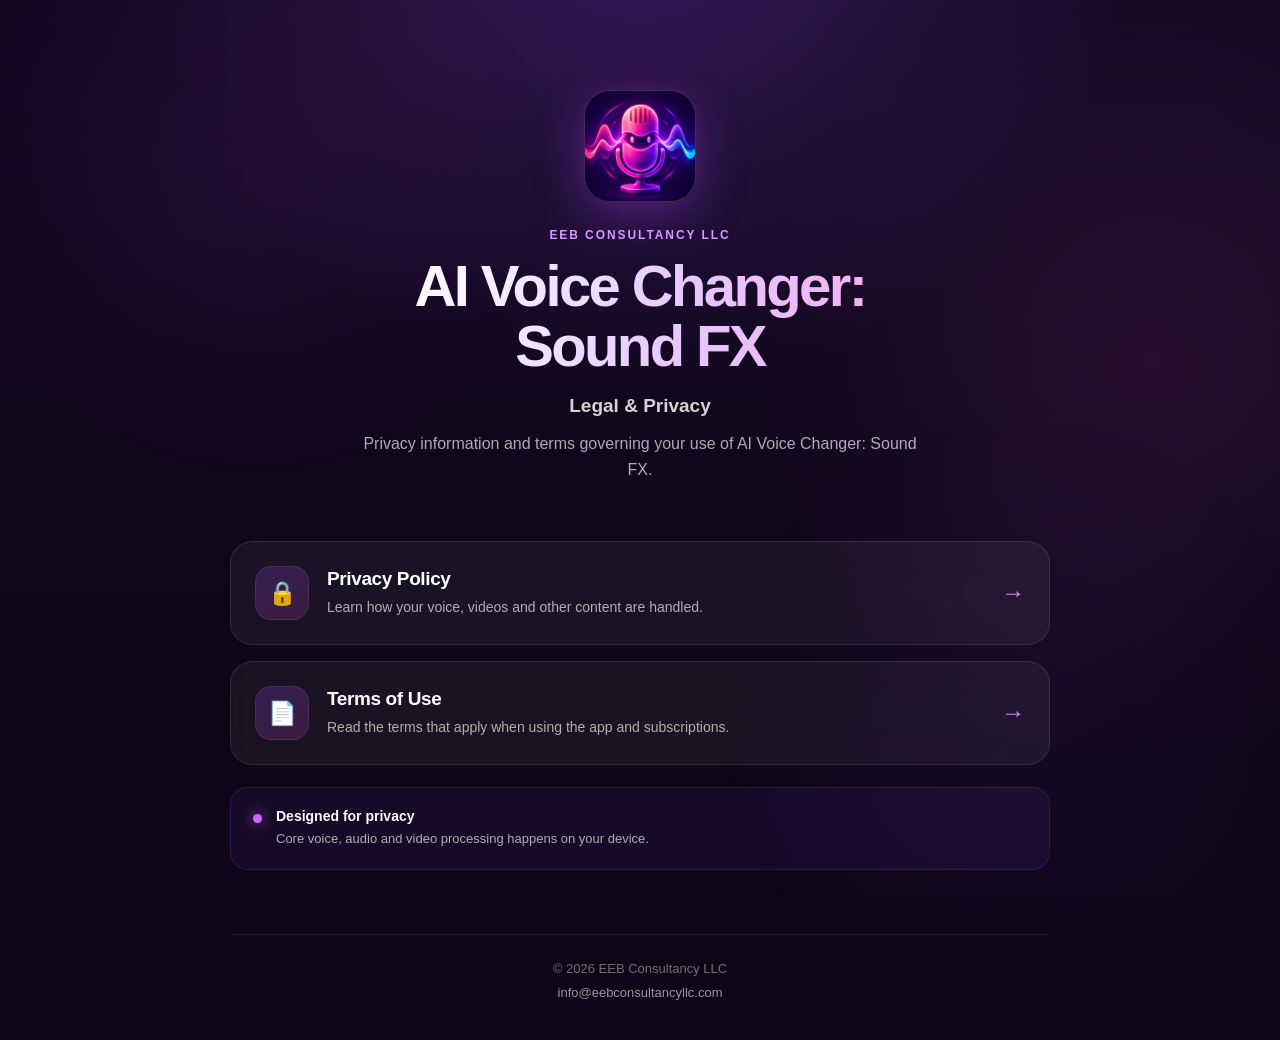
<file: index.html>
<!DOCTYPE html>
<html lang="en">
<head>
  <meta charset="UTF-8">
  <meta name="viewport" content="width=device-width, initial-scale=1.0">
  <title>AI Voice Changer: Sound FX — Legal</title>
  <meta name="description" content="Privacy Policy and Terms of Use for AI Voice Changer: Sound FX.">
  <link rel="stylesheet" href="styles.css">
</head>

<body>
  <main class="container">

    <section class="hero">
      <img
        src="app-icon.jpg"
        alt="AI Voice Changer: Sound FX App Icon"
        class="app-icon"
      >

      <p class="eyebrow">EEB CONSULTANCY LLC</p>

      <h1>
        AI Voice Changer:<br>
        Sound FX
      </h1>

      <p class="subtitle">Legal & Privacy</p>

      <p class="description">
        Privacy information and terms governing your use of
        AI Voice Changer: Sound FX.
      </p>
    </section>

    <section class="legal-grid">

      <a class="legal-card" href="privacy.html">
        <div class="card-icon">🔒</div>

        <div>
          <h2>Privacy Policy</h2>
          <p>Learn how your voice, videos and other content are handled.</p>
        </div>

        <span class="arrow">→</span>
      </a>

      <a class="legal-card" href="terms.html">
        <div class="card-icon">📄</div>

        <div>
          <h2>Terms of Use</h2>
          <p>Read the terms that apply when using the app and subscriptions.</p>
        </div>

        <span class="arrow">→</span>
      </a>

    </section>

    <section class="privacy-highlight">
      <span class="status-dot"></span>

      <div>
        <strong>Designed for privacy</strong>
        <p>Core voice, audio and video processing happens on your device.</p>
      </div>
    </section>

    <footer>
      <p>© 2026 EEB Consultancy LLC</p>

      <a href="mailto:info@eebconsultancyllc.com">
        info@eebconsultancyllc.com
      </a>
    </footer>

  </main>
</body>
</html>
</file>
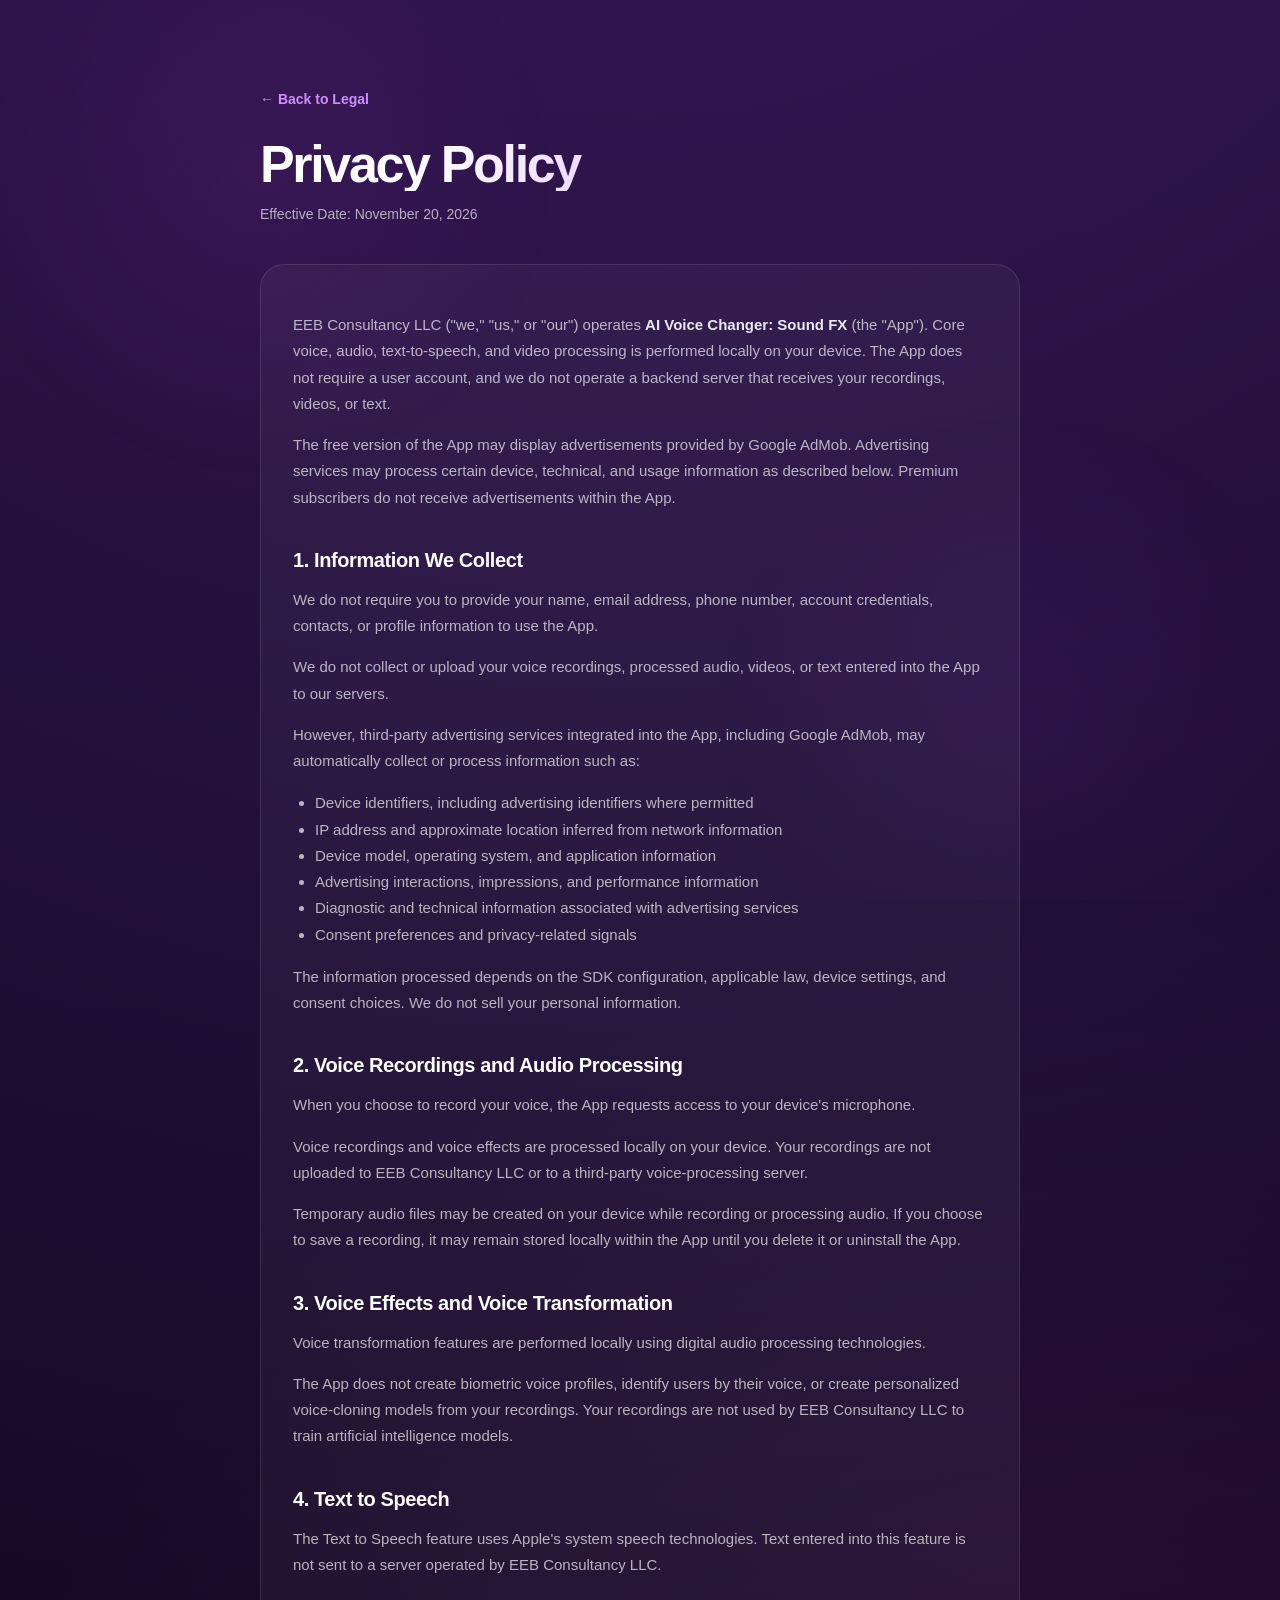
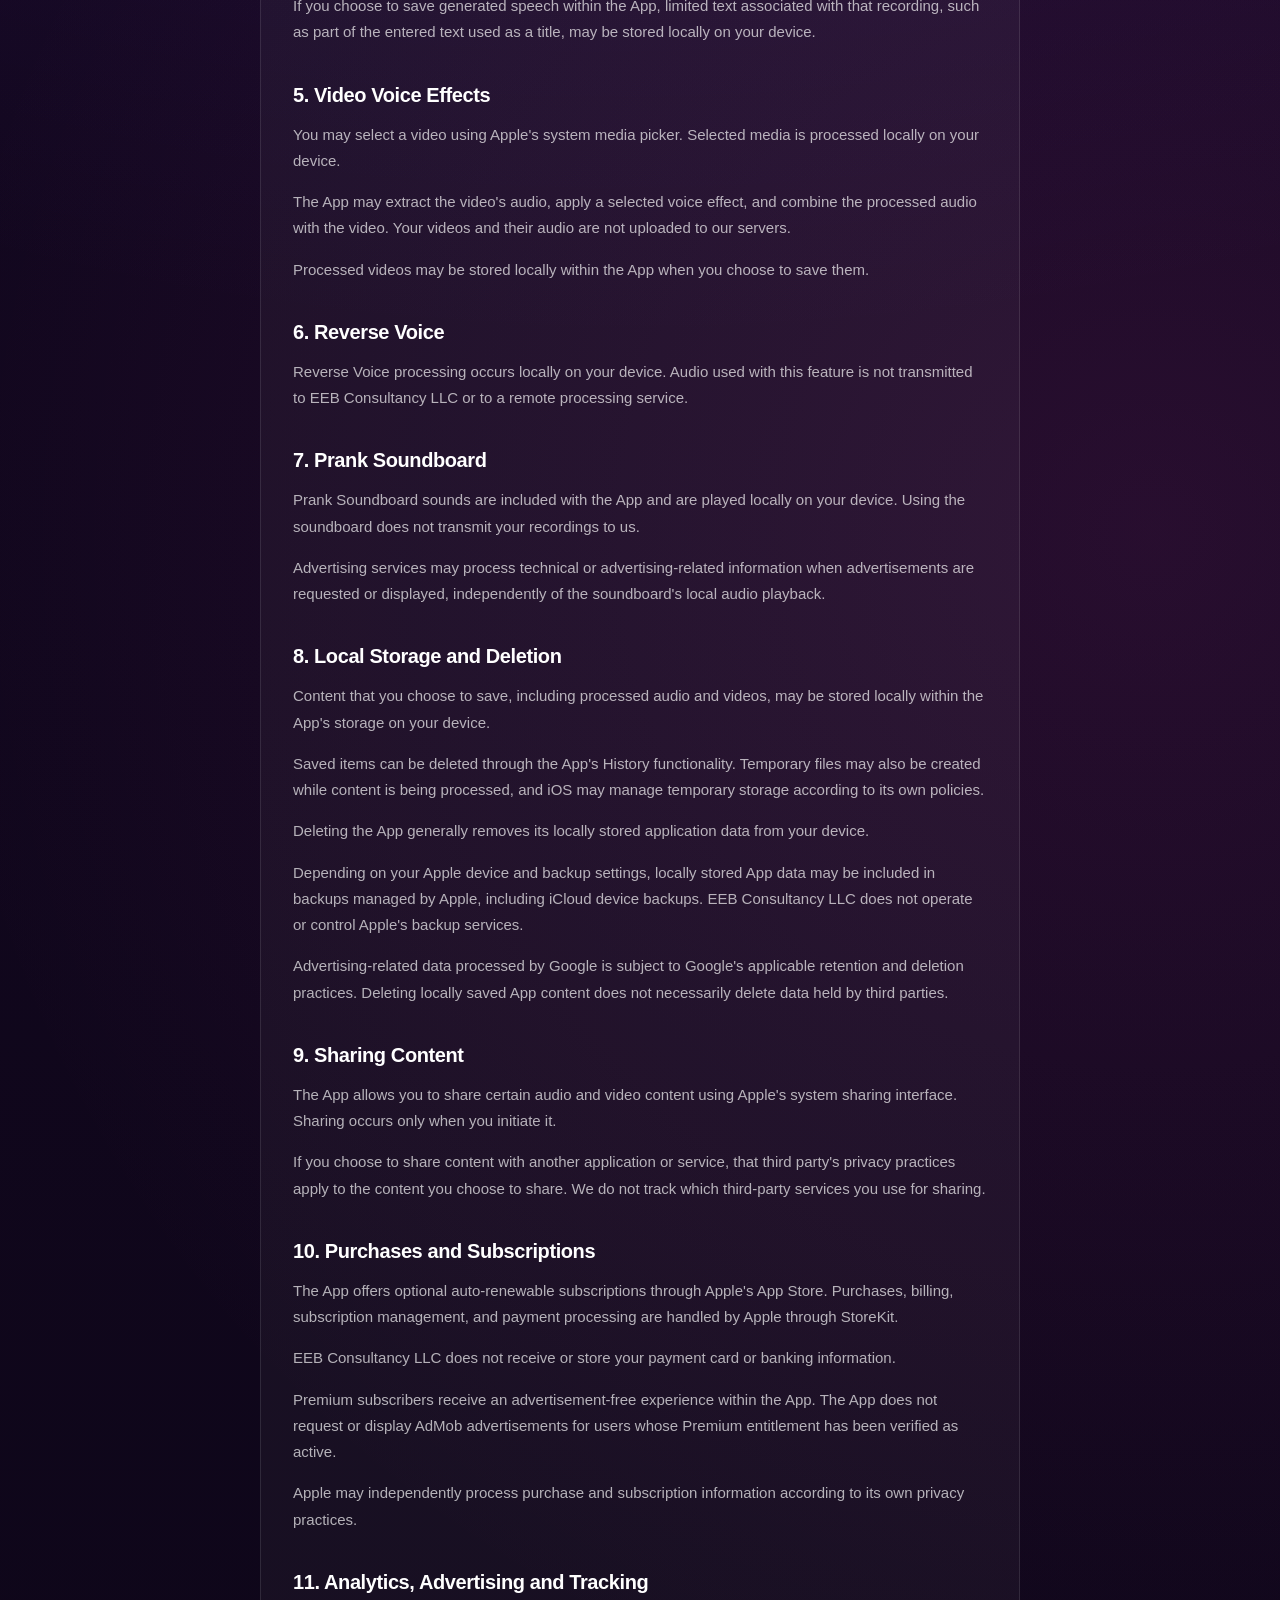
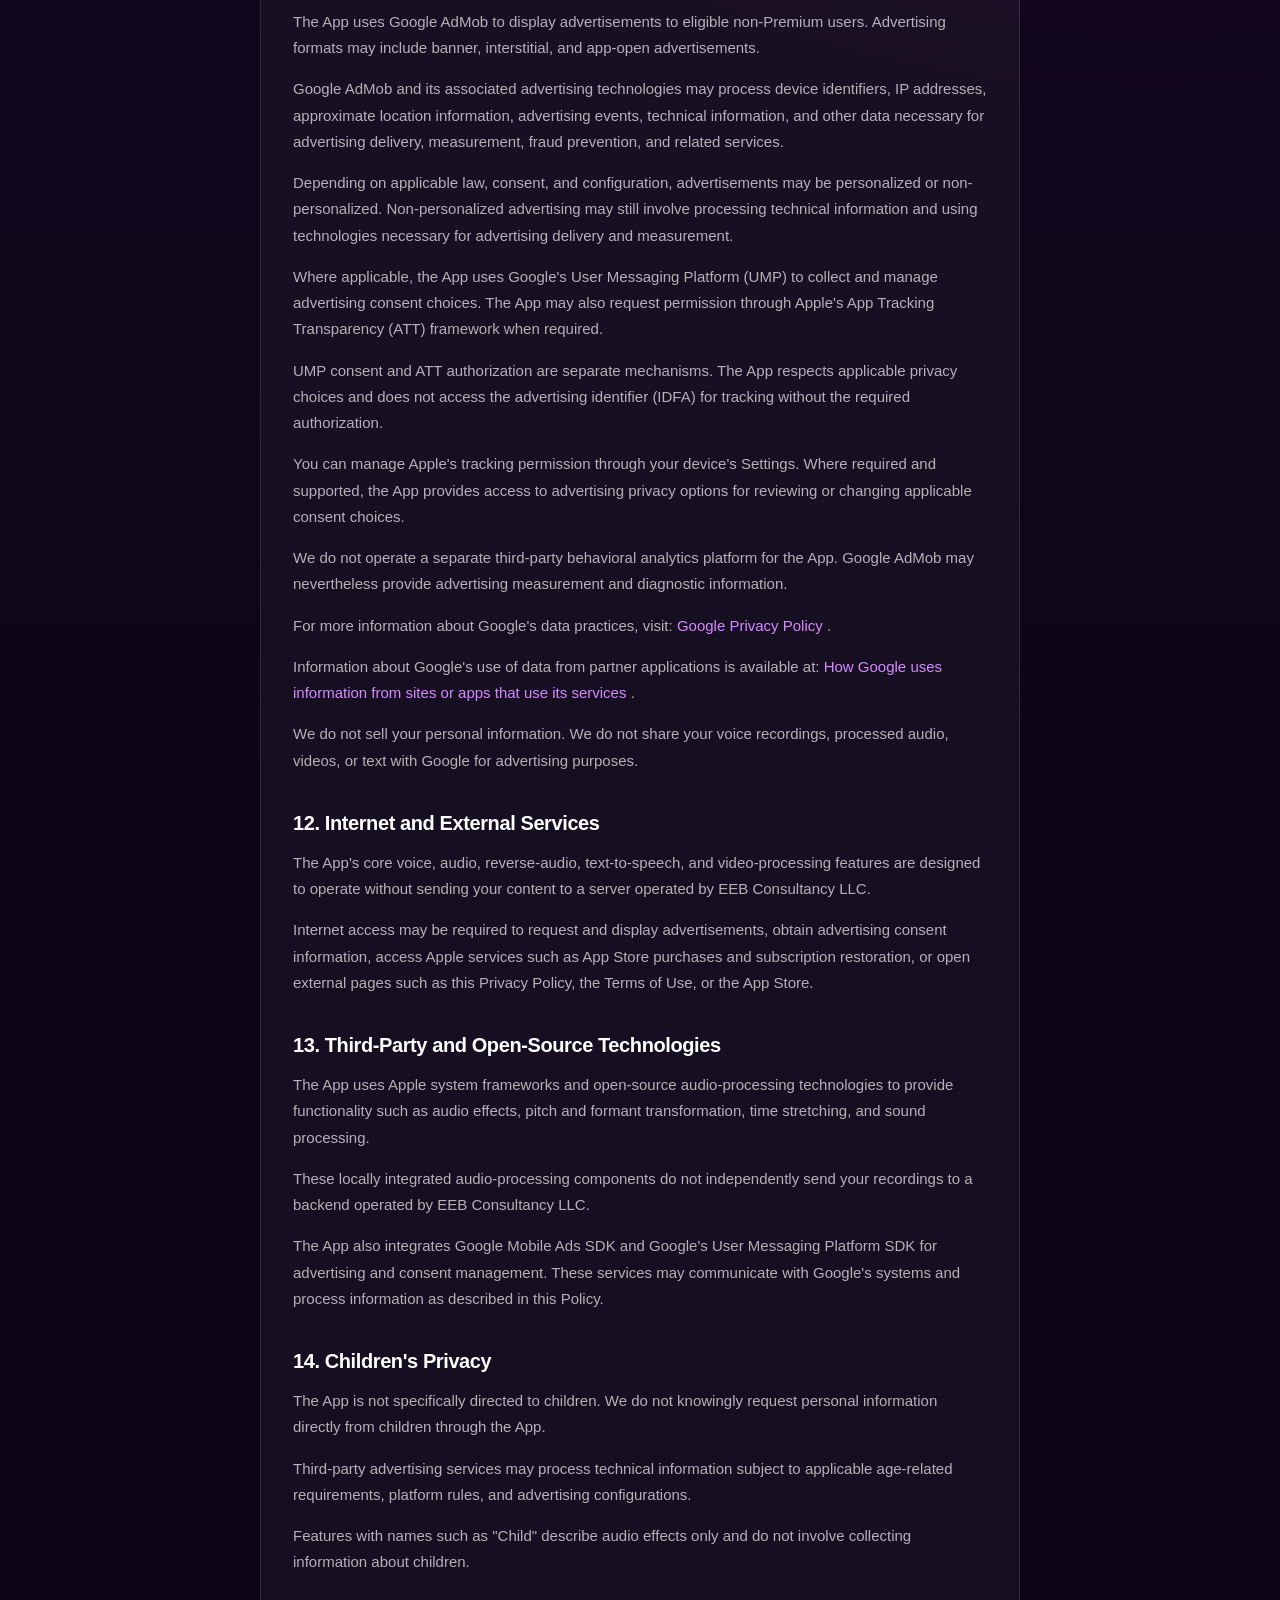
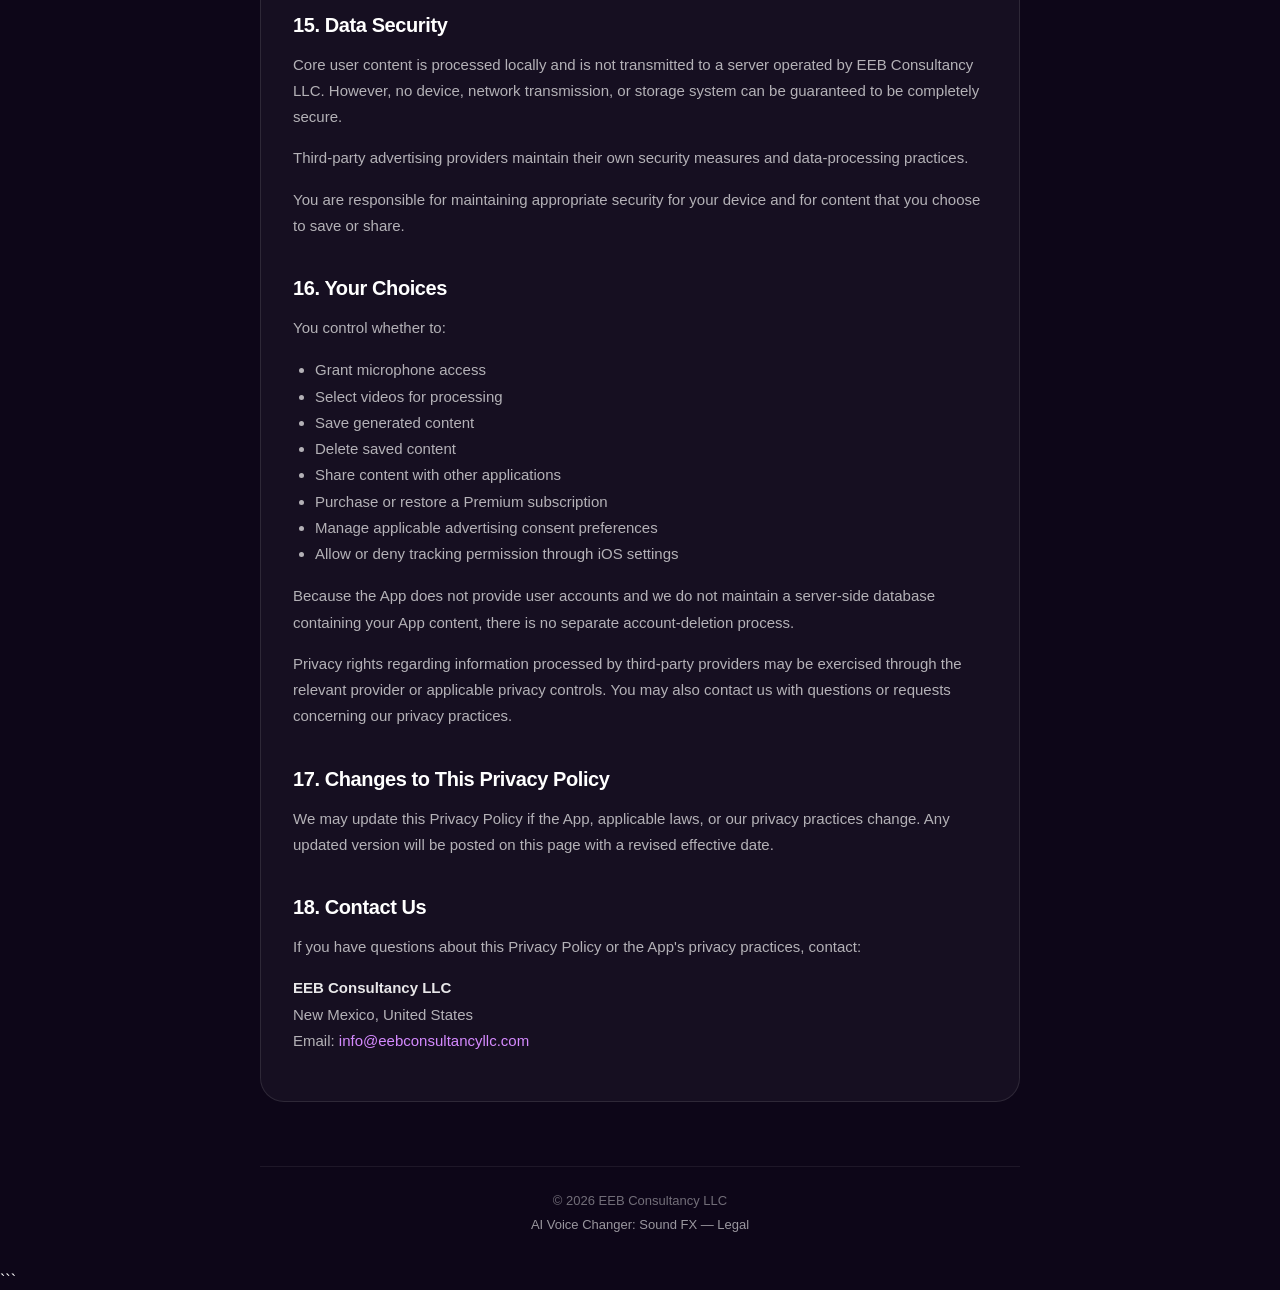
<file: privacy.html>
<!DOCTYPE html>
<html lang="en">
<head>
  <meta charset="UTF-8">
  <meta name="viewport" content="width=device-width, initial-scale=1.0">
  <title>Privacy Policy — AI Voice Changer: Sound FX</title>
  <meta name="description" content="Privacy Policy for AI Voice Changer: Sound FX by EEB Consultancy LLC.">
  <link rel="stylesheet" href="styles.css">
</head>

<body>
  <main class="container legal-page">

    <header class="legal-header">
      <a class="back-link" href="index.html">← Back to Legal</a>
      <h1>Privacy Policy</h1>
      <p class="updated">Effective Date: November 20, 2026</p>
    </header>

    <article class="legal-content">

      <p>
        EEB Consultancy LLC ("we," "us," or "our") operates
        <strong>AI Voice Changer: Sound FX</strong> (the "App").
        Core voice, audio, text-to-speech, and video processing is performed
        locally on your device. The App does not require a user account,
        and we do not operate a backend server that receives your recordings,
        videos, or text.
      </p>

      <p>
        The free version of the App may display advertisements provided by
        Google AdMob. Advertising services may process certain device,
        technical, and usage information as described below. Premium
        subscribers do not receive advertisements within the App.
      </p>

      <h2>1. Information We Collect</h2>

      <p>
        We do not require you to provide your name, email address, phone
        number, account credentials, contacts, or profile information
        to use the App.
      </p>

      <p>
        We do not collect or upload your voice recordings, processed audio,
        videos, or text entered into the App to our servers.
      </p>

      <p>
        However, third-party advertising services integrated into the App,
        including Google AdMob, may automatically collect or process
        information such as:
      </p>

      <ul>
        <li>Device identifiers, including advertising identifiers where permitted</li>
        <li>IP address and approximate location inferred from network information</li>
        <li>Device model, operating system, and application information</li>
        <li>Advertising interactions, impressions, and performance information</li>
        <li>Diagnostic and technical information associated with advertising services</li>
        <li>Consent preferences and privacy-related signals</li>
      </ul>

      <p>
        The information processed depends on the SDK configuration,
        applicable law, device settings, and consent choices.
        We do not sell your personal information.
      </p>

      <h2>2. Voice Recordings and Audio Processing</h2>

      <p>
        When you choose to record your voice, the App requests access to
        your device's microphone.
      </p>

      <p>
        Voice recordings and voice effects are processed locally on your
        device. Your recordings are not uploaded to EEB Consultancy LLC
        or to a third-party voice-processing server.
      </p>

      <p>
        Temporary audio files may be created on your device while recording
        or processing audio. If you choose to save a recording, it may remain
        stored locally within the App until you delete it or uninstall the App.
      </p>

      <h2>3. Voice Effects and Voice Transformation</h2>

      <p>
        Voice transformation features are performed locally using digital
        audio processing technologies.
      </p>

      <p>
        The App does not create biometric voice profiles, identify users by
        their voice, or create personalized voice-cloning models from your
        recordings. Your recordings are not used by EEB Consultancy LLC
        to train artificial intelligence models.
      </p>

      <h2>4. Text to Speech</h2>

      <p>
        The Text to Speech feature uses Apple's system speech technologies.
        Text entered into this feature is not sent to a server operated by
        EEB Consultancy LLC.
      </p>

      <p>
        If you choose to save generated speech within the App, limited text
        associated with that recording, such as part of the entered text used
        as a title, may be stored locally on your device.
      </p>

      <h2>5. Video Voice Effects</h2>

      <p>
        You may select a video using Apple's system media picker. Selected
        media is processed locally on your device.
      </p>

      <p>
        The App may extract the video's audio, apply a selected voice effect,
        and combine the processed audio with the video. Your videos and their
        audio are not uploaded to our servers.
      </p>

      <p>
        Processed videos may be stored locally within the App when you
        choose to save them.
      </p>

      <h2>6. Reverse Voice</h2>

      <p>
        Reverse Voice processing occurs locally on your device. Audio used
        with this feature is not transmitted to EEB Consultancy LLC or to
        a remote processing service.
      </p>

      <h2>7. Prank Soundboard</h2>

      <p>
        Prank Soundboard sounds are included with the App and are played
        locally on your device. Using the soundboard does not transmit
        your recordings to us.
      </p>

      <p>
        Advertising services may process technical or advertising-related
        information when advertisements are requested or displayed,
        independently of the soundboard's local audio playback.
      </p>

      <h2>8. Local Storage and Deletion</h2>

      <p>
        Content that you choose to save, including processed audio and
        videos, may be stored locally within the App's storage on your device.
      </p>

      <p>
        Saved items can be deleted through the App's History functionality.
        Temporary files may also be created while content is being processed,
        and iOS may manage temporary storage according to its own policies.
      </p>

      <p>
        Deleting the App generally removes its locally stored application
        data from your device.
      </p>

      <p>
        Depending on your Apple device and backup settings, locally stored
        App data may be included in backups managed by Apple, including
        iCloud device backups. EEB Consultancy LLC does not operate or
        control Apple's backup services.
      </p>

      <p>
        Advertising-related data processed by Google is subject to Google's
        applicable retention and deletion practices. Deleting locally saved
        App content does not necessarily delete data held by third parties.
      </p>

      <h2>9. Sharing Content</h2>

      <p>
        The App allows you to share certain audio and video content using
        Apple's system sharing interface. Sharing occurs only when you
        initiate it.
      </p>

      <p>
        If you choose to share content with another application or service,
        that third party's privacy practices apply to the content you choose
        to share. We do not track which third-party services you use for
        sharing.
      </p>

      <h2>10. Purchases and Subscriptions</h2>

      <p>
        The App offers optional auto-renewable subscriptions through Apple's
        App Store. Purchases, billing, subscription management, and payment
        processing are handled by Apple through StoreKit.
      </p>

      <p>
        EEB Consultancy LLC does not receive or store your payment card
        or banking information.
      </p>

      <p>
        Premium subscribers receive an advertisement-free experience within
        the App. The App does not request or display AdMob advertisements
        for users whose Premium entitlement has been verified as active.
      </p>

      <p>
        Apple may independently process purchase and subscription information
        according to its own privacy practices.
      </p>

      <h2>11. Analytics, Advertising and Tracking</h2>

      <p>
        The App uses Google AdMob to display advertisements to eligible
        non-Premium users. Advertising formats may include banner,
        interstitial, and app-open advertisements.
      </p>

      <p>
        Google AdMob and its associated advertising technologies may process
        device identifiers, IP addresses, approximate location information,
        advertising events, technical information, and other data necessary
        for advertising delivery, measurement, fraud prevention, and related
        services.
      </p>

      <p>
        Depending on applicable law, consent, and configuration,
        advertisements may be personalized or non-personalized.
        Non-personalized advertising may still involve processing technical
        information and using technologies necessary for advertising
        delivery and measurement.
      </p>

      <p>
        Where applicable, the App uses Google's User Messaging Platform
        (UMP) to collect and manage advertising consent choices.
        The App may also request permission through Apple's App Tracking
        Transparency (ATT) framework when required.
      </p>

      <p>
        UMP consent and ATT authorization are separate mechanisms.
        The App respects applicable privacy choices and does not access
        the advertising identifier (IDFA) for tracking without the
        required authorization.
      </p>

      <p>
        You can manage Apple's tracking permission through your device's
        Settings. Where required and supported, the App provides access
        to advertising privacy options for reviewing or changing
        applicable consent choices.
      </p>

      <p>
        We do not operate a separate third-party behavioral analytics
        platform for the App. Google AdMob may nevertheless provide
        advertising measurement and diagnostic information.
      </p>

      <p>
        For more information about Google's data practices, visit:
        <a href="https://policies.google.com/privacy"
           target="_blank" rel="noopener noreferrer">
          Google Privacy Policy
        </a>.
      </p>

      <p>
        Information about Google's use of data from partner applications
        is available at:
        <a href="https://policies.google.com/technologies/partner-sites"
           target="_blank" rel="noopener noreferrer">
          How Google uses information from sites or apps that use its services
        </a>.
      </p>

      <p>
        We do not sell your personal information. We do not share your
        voice recordings, processed audio, videos, or text with Google
        for advertising purposes.
      </p>

      <h2>12. Internet and External Services</h2>

      <p>
        The App's core voice, audio, reverse-audio, text-to-speech, and
        video-processing features are designed to operate without sending
        your content to a server operated by EEB Consultancy LLC.
      </p>

      <p>
        Internet access may be required to request and display advertisements,
        obtain advertising consent information, access Apple services such
        as App Store purchases and subscription restoration, or open
        external pages such as this Privacy Policy, the Terms of Use,
        or the App Store.
      </p>

      <h2>13. Third-Party and Open-Source Technologies</h2>

      <p>
        The App uses Apple system frameworks and open-source audio-processing
        technologies to provide functionality such as audio effects,
        pitch and formant transformation, time stretching, and sound
        processing.
      </p>

      <p>
        These locally integrated audio-processing components do not
        independently send your recordings to a backend operated by
        EEB Consultancy LLC.
      </p>

      <p>
        The App also integrates Google Mobile Ads SDK and Google's
        User Messaging Platform SDK for advertising and consent
        management. These services may communicate with Google's
        systems and process information as described in this Policy.
      </p>

      <h2>14. Children's Privacy</h2>

      <p>
        The App is not specifically directed to children.
        We do not knowingly request personal information directly
        from children through the App.
      </p>

      <p>
        Third-party advertising services may process technical information
        subject to applicable age-related requirements, platform rules,
        and advertising configurations.
      </p>

      <p>
        Features with names such as "Child" describe audio effects only
        and do not involve collecting information about children.
      </p>

      <h2>15. Data Security</h2>

      <p>
        Core user content is processed locally and is not transmitted to
        a server operated by EEB Consultancy LLC. However, no device,
        network transmission, or storage system can be guaranteed
        to be completely secure.
      </p>

      <p>
        Third-party advertising providers maintain their own security
        measures and data-processing practices.
      </p>

      <p>
        You are responsible for maintaining appropriate security for your
        device and for content that you choose to save or share.
      </p>

      <h2>16. Your Choices</h2>

      <p>You control whether to:</p>

      <ul>
        <li>Grant microphone access</li>
        <li>Select videos for processing</li>
        <li>Save generated content</li>
        <li>Delete saved content</li>
        <li>Share content with other applications</li>
        <li>Purchase or restore a Premium subscription</li>
        <li>Manage applicable advertising consent preferences</li>
        <li>Allow or deny tracking permission through iOS settings</li>
      </ul>

      <p>
        Because the App does not provide user accounts and we do not maintain
        a server-side database containing your App content, there is no
        separate account-deletion process.
      </p>

      <p>
        Privacy rights regarding information processed by third-party
        providers may be exercised through the relevant provider or
        applicable privacy controls. You may also contact us with
        questions or requests concerning our privacy practices.
      </p>

      <h2>17. Changes to This Privacy Policy</h2>

      <p>
        We may update this Privacy Policy if the App, applicable laws,
        or our privacy practices change. Any updated version will be
        posted on this page with a revised effective date.
      </p>

      <h2>18. Contact Us</h2>

      <p>
        If you have questions about this Privacy Policy or the App's
        privacy practices, contact:
      </p>

      <p>
        <strong>EEB Consultancy LLC</strong><br>
        New Mexico, United States<br>
        Email:
        <a href="mailto:info@eebconsultancyllc.com">
          info@eebconsultancyllc.com
        </a>
      </p>

    </article>

    <footer>
      <p>© 2026 EEB Consultancy LLC</p>
      <a href="index.html">AI Voice Changer: Sound FX — Legal</a>
    </footer>

  </main>
</body>
</html>
```
</file>
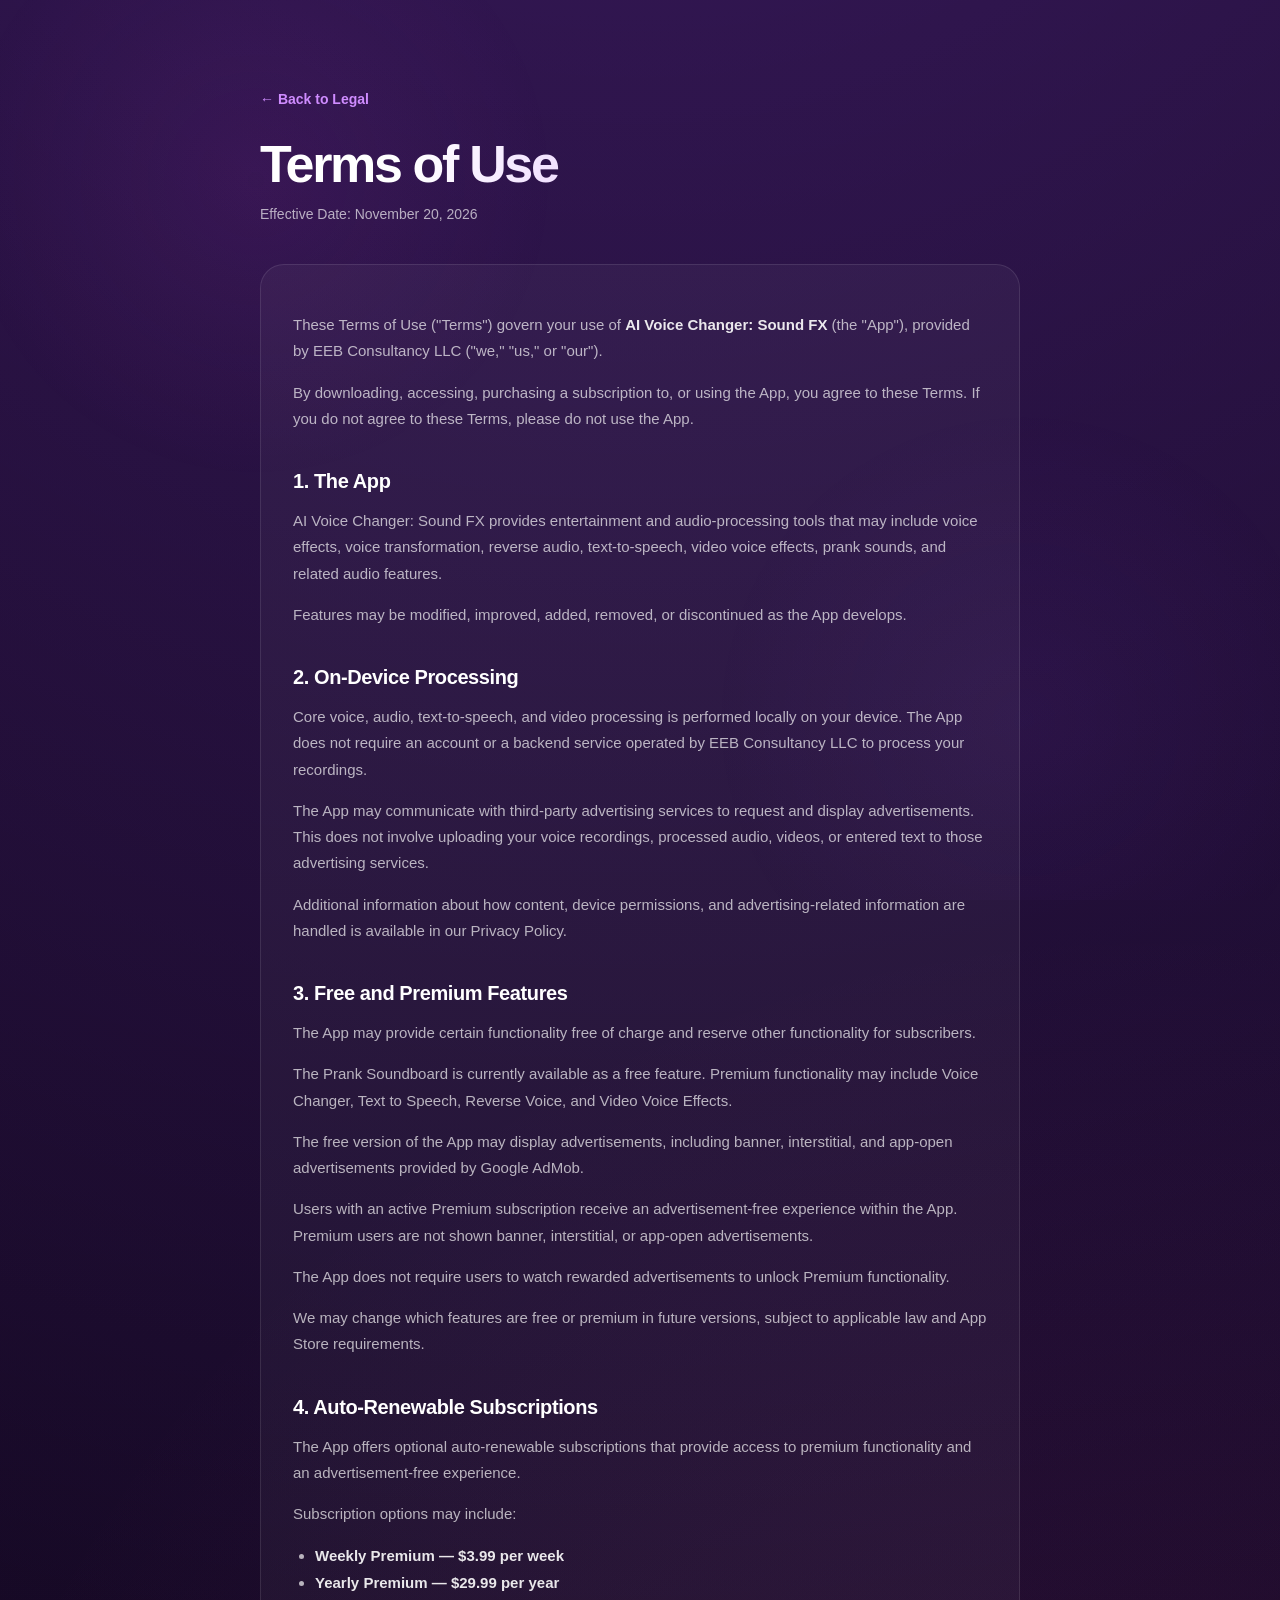
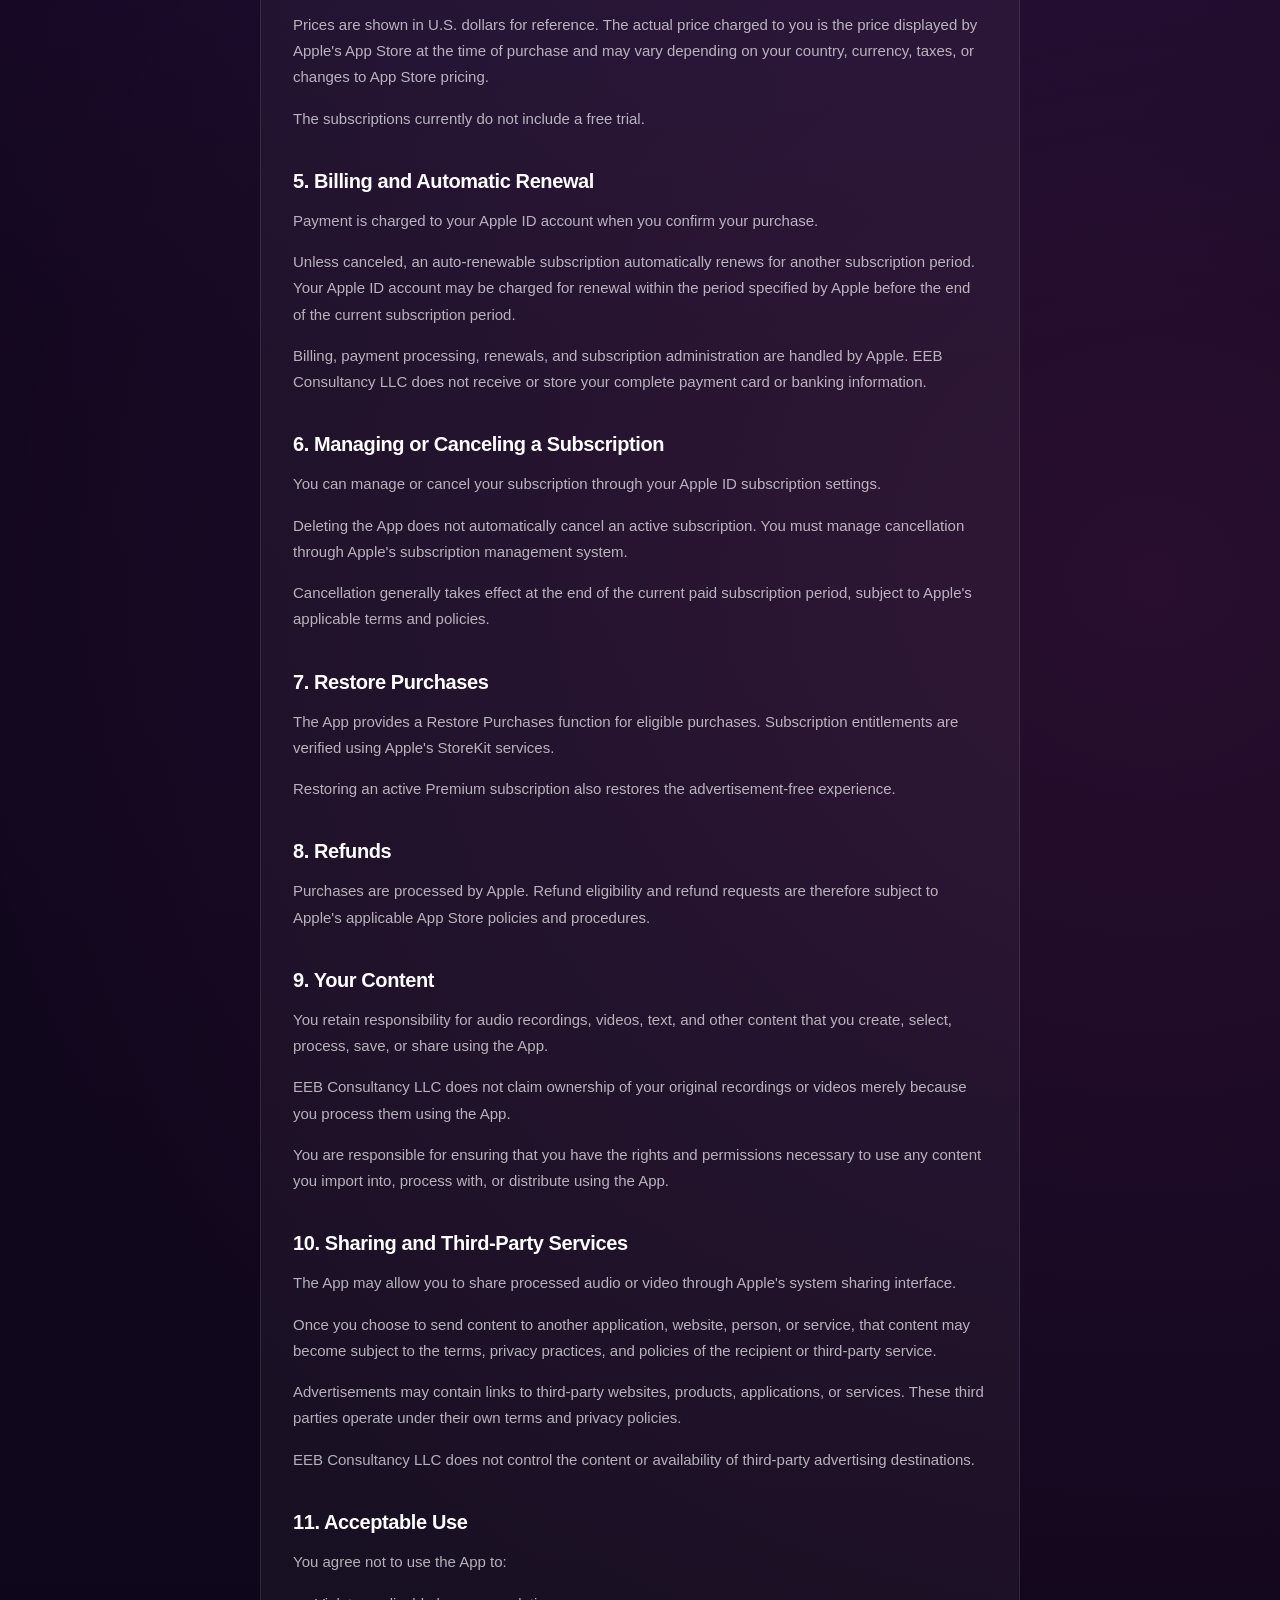
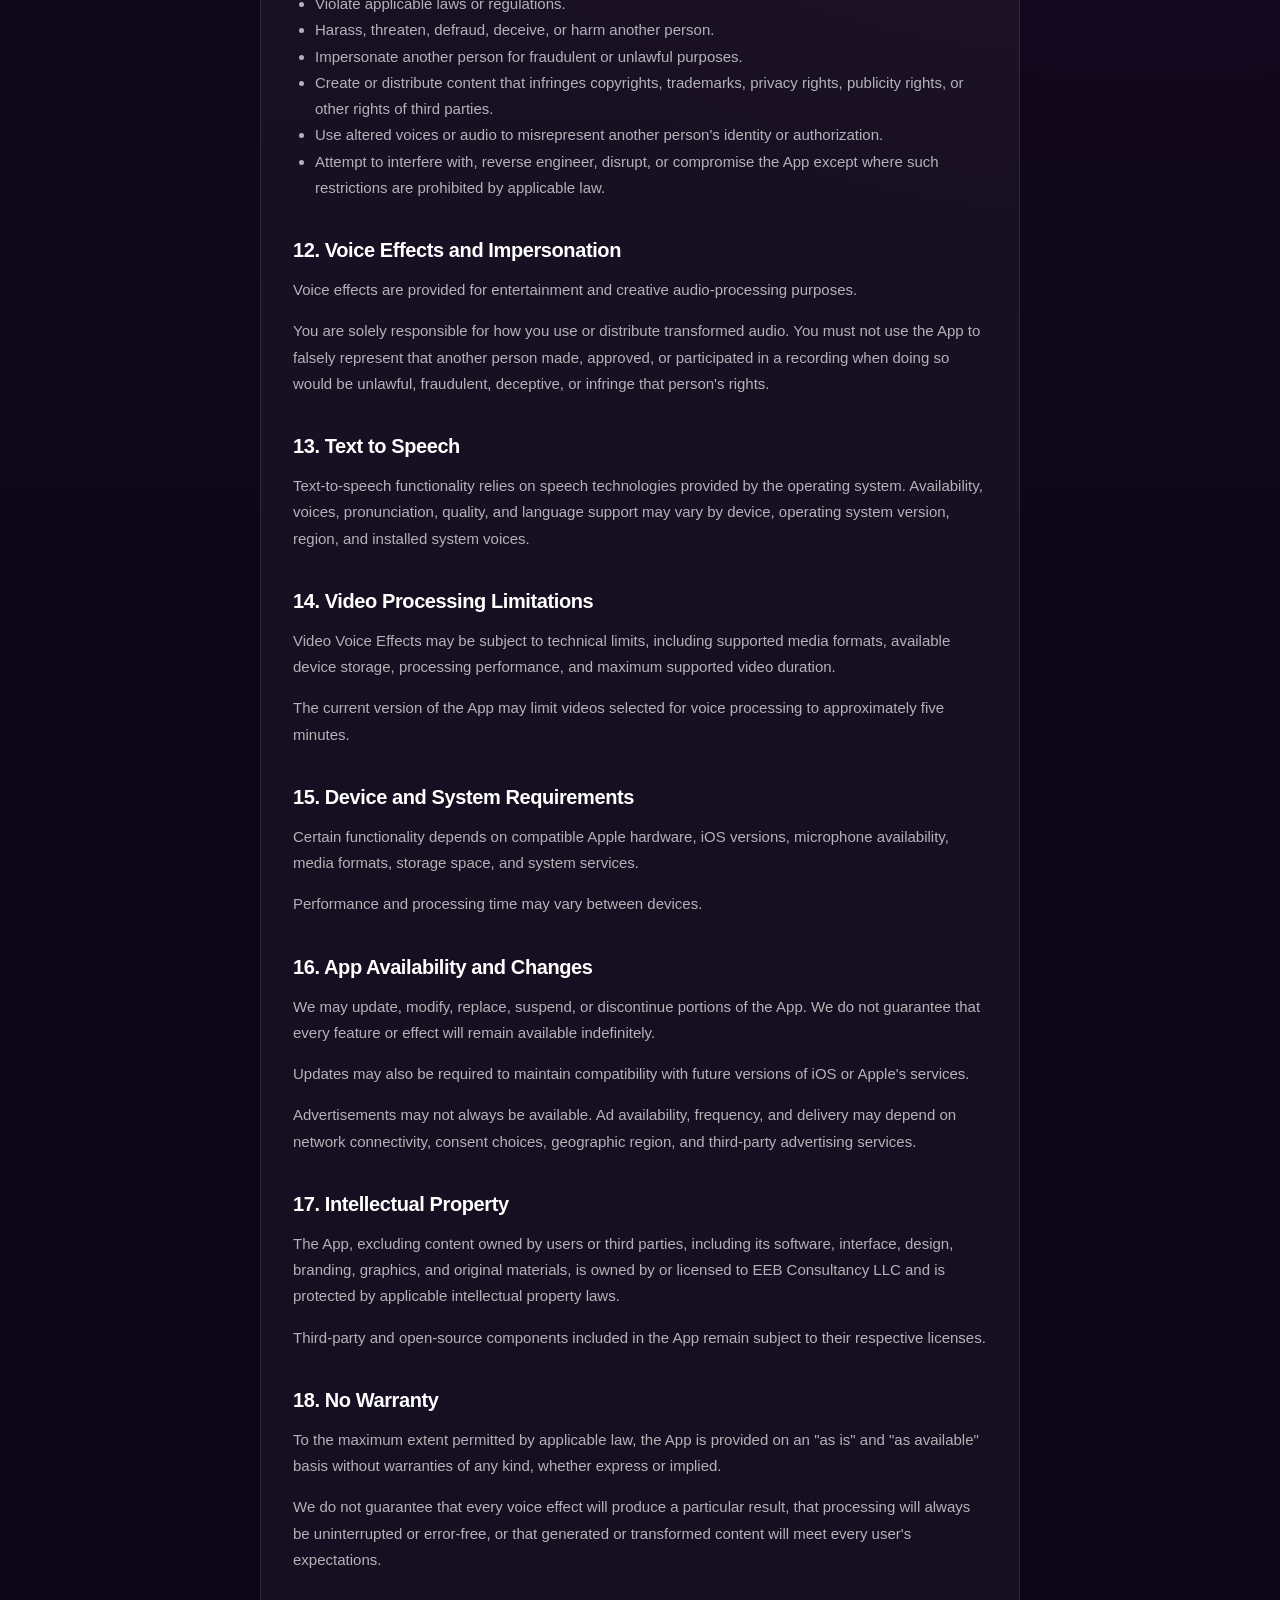
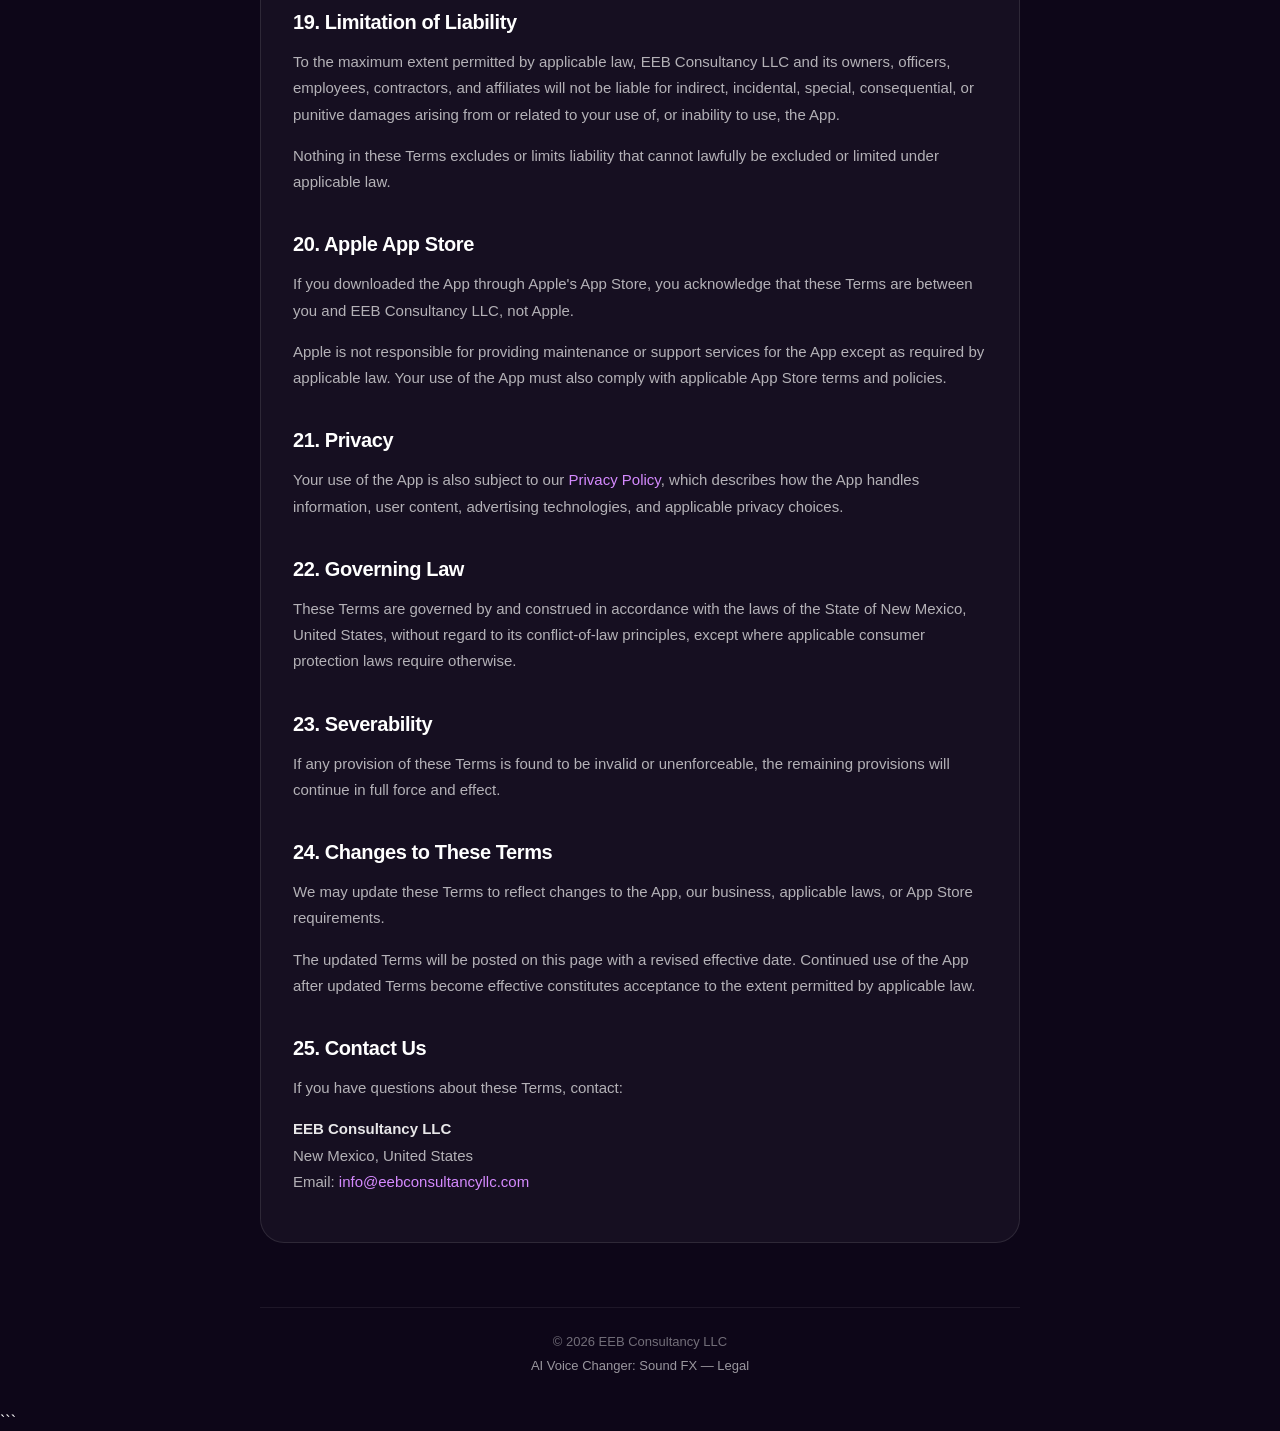
<file: terms.html>
<!DOCTYPE html>
<html lang="en">
<head>
  <meta charset="UTF-8">
  <meta name="viewport" content="width=device-width, initial-scale=1.0">
  <title>Terms of Use — AI Voice Changer: Sound FX</title>
  <meta name="description" content="Terms of Use for AI Voice Changer: Sound FX by EEB Consultancy LLC.">
  <link rel="stylesheet" href="styles.css">
</head>

<body>
  <main class="container legal-page">

    <header class="legal-header">
      <a class="back-link" href="index.html">← Back to Legal</a>
      <h1>Terms of Use</h1>
      <p class="updated">Effective Date: November 20, 2026</p>
    </header>

    <article class="legal-content">

      <p>
        These Terms of Use ("Terms") govern your use of
        <strong>AI Voice Changer: Sound FX</strong> (the "App"), provided by
        EEB Consultancy LLC ("we," "us," or "our").
      </p>

      <p>
        By downloading, accessing, purchasing a subscription to, or using the
        App, you agree to these Terms. If you do not agree to these Terms,
        please do not use the App.
      </p>

      <h2>1. The App</h2>

      <p>
        AI Voice Changer: Sound FX provides entertainment and audio-processing
        tools that may include voice effects, voice transformation, reverse
        audio, text-to-speech, video voice effects, prank sounds, and related
        audio features.
      </p>

      <p>
        Features may be modified, improved, added, removed, or discontinued
        as the App develops.
      </p>

      <h2>2. On-Device Processing</h2>

      <p>
        Core voice, audio, text-to-speech, and video processing is performed
        locally on your device. The App does not require an account or a
        backend service operated by EEB Consultancy LLC to process your
        recordings.
      </p>

      <p>
        The App may communicate with third-party advertising services to
        request and display advertisements. This does not involve uploading
        your voice recordings, processed audio, videos, or entered text
        to those advertising services.
      </p>

      <p>
        Additional information about how content, device permissions,
        and advertising-related information are handled is available
        in our Privacy Policy.
      </p>

      <h2>3. Free and Premium Features</h2>

      <p>
        The App may provide certain functionality free of charge and reserve
        other functionality for subscribers.
      </p>

      <p>
        The Prank Soundboard is currently available as a free feature.
        Premium functionality may include Voice Changer, Text to Speech,
        Reverse Voice, and Video Voice Effects.
      </p>

      <p>
        The free version of the App may display advertisements, including
        banner, interstitial, and app-open advertisements provided by
        Google AdMob.
      </p>

      <p>
        Users with an active Premium subscription receive an advertisement-free
        experience within the App. Premium users are not shown banner,
        interstitial, or app-open advertisements.
      </p>

      <p>
        The App does not require users to watch rewarded advertisements
        to unlock Premium functionality.
      </p>

      <p>
        We may change which features are free or premium in future versions,
        subject to applicable law and App Store requirements.
      </p>

      <h2>4. Auto-Renewable Subscriptions</h2>

      <p>
        The App offers optional auto-renewable subscriptions that provide
        access to premium functionality and an advertisement-free experience.
      </p>

      <p>Subscription options may include:</p>

      <ul>
        <li><strong>Weekly Premium — $3.99 per week</strong></li>
        <li><strong>Yearly Premium — $29.99 per year</strong></li>
      </ul>

      <p>
        Prices are shown in U.S. dollars for reference. The actual price
        charged to you is the price displayed by Apple's App Store at the time
        of purchase and may vary depending on your country, currency, taxes,
        or changes to App Store pricing.
      </p>

      <p>
        The subscriptions currently do not include a free trial.
      </p>

      <h2>5. Billing and Automatic Renewal</h2>

      <p>
        Payment is charged to your Apple ID account when you confirm your
        purchase.
      </p>

      <p>
        Unless canceled, an auto-renewable subscription automatically renews
        for another subscription period. Your Apple ID account may be charged
        for renewal within the period specified by Apple before the end of the
        current subscription period.
      </p>

      <p>
        Billing, payment processing, renewals, and subscription administration
        are handled by Apple. EEB Consultancy LLC does not receive or store
        your complete payment card or banking information.
      </p>

      <h2>6. Managing or Canceling a Subscription</h2>

      <p>
        You can manage or cancel your subscription through your Apple ID
        subscription settings.
      </p>

      <p>
        Deleting the App does not automatically cancel an active subscription.
        You must manage cancellation through Apple's subscription management
        system.
      </p>

      <p>
        Cancellation generally takes effect at the end of the current paid
        subscription period, subject to Apple's applicable terms and policies.
      </p>

      <h2>7. Restore Purchases</h2>

      <p>
        The App provides a Restore Purchases function for eligible purchases.
        Subscription entitlements are verified using Apple's StoreKit
        services.
      </p>

      <p>
        Restoring an active Premium subscription also restores the
        advertisement-free experience.
      </p>

      <h2>8. Refunds</h2>

      <p>
        Purchases are processed by Apple. Refund eligibility and refund
        requests are therefore subject to Apple's applicable App Store
        policies and procedures.
      </p>

      <h2>9. Your Content</h2>

      <p>
        You retain responsibility for audio recordings, videos, text, and
        other content that you create, select, process, save, or share using
        the App.
      </p>

      <p>
        EEB Consultancy LLC does not claim ownership of your original
        recordings or videos merely because you process them using the App.
      </p>

      <p>
        You are responsible for ensuring that you have the rights and
        permissions necessary to use any content you import into, process
        with, or distribute using the App.
      </p>

      <h2>10. Sharing and Third-Party Services</h2>

      <p>
        The App may allow you to share processed audio or video through
        Apple's system sharing interface.
      </p>

      <p>
        Once you choose to send content to another application, website,
        person, or service, that content may become subject to the terms,
        privacy practices, and policies of the recipient or third-party
        service.
      </p>

      <p>
        Advertisements may contain links to third-party websites, products,
        applications, or services. These third parties operate under their
        own terms and privacy policies.
      </p>

      <p>
        EEB Consultancy LLC does not control the content or availability
        of third-party advertising destinations.
      </p>

      <h2>11. Acceptable Use</h2>

      <p>You agree not to use the App to:</p>

      <ul>
        <li>Violate applicable laws or regulations.</li>
        <li>Harass, threaten, defraud, deceive, or harm another person.</li>
        <li>Impersonate another person for fraudulent or unlawful purposes.</li>
        <li>Create or distribute content that infringes copyrights, trademarks, privacy rights, publicity rights, or other rights of third parties.</li>
        <li>Use altered voices or audio to misrepresent another person's identity or authorization.</li>
        <li>Attempt to interfere with, reverse engineer, disrupt, or compromise the App except where such restrictions are prohibited by applicable law.</li>
      </ul>

      <h2>12. Voice Effects and Impersonation</h2>

      <p>
        Voice effects are provided for entertainment and creative
        audio-processing purposes.
      </p>

      <p>
        You are solely responsible for how you use or distribute transformed
        audio. You must not use the App to falsely represent that another
        person made, approved, or participated in a recording when doing so
        would be unlawful, fraudulent, deceptive, or infringe that person's
        rights.
      </p>

      <h2>13. Text to Speech</h2>

      <p>
        Text-to-speech functionality relies on speech technologies provided
        by the operating system. Availability, voices, pronunciation, quality,
        and language support may vary by device, operating system version,
        region, and installed system voices.
      </p>

      <h2>14. Video Processing Limitations</h2>

      <p>
        Video Voice Effects may be subject to technical limits, including
        supported media formats, available device storage, processing
        performance, and maximum supported video duration.
      </p>

      <p>
        The current version of the App may limit videos selected for voice
        processing to approximately five minutes.
      </p>

      <h2>15. Device and System Requirements</h2>

      <p>
        Certain functionality depends on compatible Apple hardware, iOS
        versions, microphone availability, media formats, storage space, and
        system services.
      </p>

      <p>
        Performance and processing time may vary between devices.
      </p>

      <h2>16. App Availability and Changes</h2>

      <p>
        We may update, modify, replace, suspend, or discontinue portions of
        the App. We do not guarantee that every feature or effect will remain
        available indefinitely.
      </p>

      <p>
        Updates may also be required to maintain compatibility with future
        versions of iOS or Apple's services.
      </p>

      <p>
        Advertisements may not always be available. Ad availability,
        frequency, and delivery may depend on network connectivity,
        consent choices, geographic region, and third-party advertising
        services.
      </p>

      <h2>17. Intellectual Property</h2>

      <p>
        The App, excluding content owned by users or third parties, including
        its software, interface, design, branding, graphics, and original
        materials, is owned by or licensed to EEB Consultancy LLC and is
        protected by applicable intellectual property laws.
      </p>

      <p>
        Third-party and open-source components included in the App remain
        subject to their respective licenses.
      </p>

      <h2>18. No Warranty</h2>

      <p>
        To the maximum extent permitted by applicable law, the App is provided
        on an "as is" and "as available" basis without warranties of any kind,
        whether express or implied.
      </p>

      <p>
        We do not guarantee that every voice effect will produce a particular
        result, that processing will always be uninterrupted or error-free, or
        that generated or transformed content will meet every user's
        expectations.
      </p>

      <h2>19. Limitation of Liability</h2>

      <p>
        To the maximum extent permitted by applicable law, EEB Consultancy LLC
        and its owners, officers, employees, contractors, and affiliates will
        not be liable for indirect, incidental, special, consequential, or
        punitive damages arising from or related to your use of, or inability
        to use, the App.
      </p>

      <p>
        Nothing in these Terms excludes or limits liability that cannot
        lawfully be excluded or limited under applicable law.
      </p>

      <h2>20. Apple App Store</h2>

      <p>
        If you downloaded the App through Apple's App Store, you acknowledge
        that these Terms are between you and EEB Consultancy LLC, not Apple.
      </p>

      <p>
        Apple is not responsible for providing maintenance or support services
        for the App except as required by applicable law. Your use of the App
        must also comply with applicable App Store terms and policies.
      </p>

      <h2>21. Privacy</h2>

      <p>
        Your use of the App is also subject to our
        <a href="privacy.html">Privacy Policy</a>, which describes how the App
        handles information, user content, advertising technologies,
        and applicable privacy choices.
      </p>

      <h2>22. Governing Law</h2>

      <p>
        These Terms are governed by and construed in accordance with the laws
        of the State of New Mexico, United States, without regard to its
        conflict-of-law principles, except where applicable consumer
        protection laws require otherwise.
      </p>

      <h2>23. Severability</h2>

      <p>
        If any provision of these Terms is found to be invalid or
        unenforceable, the remaining provisions will continue in full force
        and effect.
      </p>

      <h2>24. Changes to These Terms</h2>

      <p>
        We may update these Terms to reflect changes to the App, our business,
        applicable laws, or App Store requirements.
      </p>

      <p>
        The updated Terms will be posted on this page with a revised effective
        date. Continued use of the App after updated Terms become effective
        constitutes acceptance to the extent permitted by applicable law.
      </p>

      <h2>25. Contact Us</h2>

      <p>
        If you have questions about these Terms, contact:
      </p>

      <p>
        <strong>EEB Consultancy LLC</strong><br>
        New Mexico, United States<br>
        Email:
        <a href="mailto:info@eebconsultancyllc.com">
          info@eebconsultancyllc.com
        </a>
      </p>

    </article>

    <footer>
      <p>© 2026 EEB Consultancy LLC</p>
      <a href="index.html">AI Voice Changer: Sound FX — Legal</a>
    </footer>

  </main>
</body>
</html>
```
</file>
<file: styles.css>
:root {
  --bg: #0d0618;
  --bg-secondary: #160824;
  --surface: rgba(255, 255, 255, 0.055);
  --surface-hover: rgba(255, 255, 255, 0.085);
  --border: rgba(255, 255, 255, 0.1);
  --text: #ffffff;
  --text-secondary: rgba(255, 255, 255, 0.66);
  --purple: #9b4dff;
  --pink: #f04bc8;
  --magenta: #d946ef;
  --max-width: 820px;
}

* {
  box-sizing: border-box;
}

html {
  scroll-behavior: smooth;
}

body {
  margin: 0;
  min-height: 100vh;
  font-family: -apple-system, BlinkMacSystemFont, "SF Pro Display",
    "SF Pro Text", "Segoe UI", sans-serif;
  color: var(--text);
  background:
    radial-gradient(circle at 50% -10%, rgba(155, 77, 255, 0.26), transparent 38%),
    radial-gradient(circle at 90% 35%, rgba(240, 75, 200, 0.1), transparent 30%),
    linear-gradient(180deg, var(--bg-secondary) 0%, var(--bg) 65%);
  -webkit-font-smoothing: antialiased;
}

body::before {
  content: "";
  position: fixed;
  inset: 0;
  pointer-events: none;
  background:
    radial-gradient(circle at 20% 20%, rgba(217, 70, 239, 0.07), transparent 24%),
    radial-gradient(circle at 80% 80%, rgba(155, 77, 255, 0.06), transparent 25%);
}

a {
  color: inherit;
}

.container {
  position: relative;
  width: min(calc(100% - 40px), var(--max-width));
  margin: 0 auto;
  padding: 90px 0 40px;
}

.hero {
  text-align: center;
  margin-bottom: 58px;
}

/* Real App Store icon */

.app-icon {
  display: block;
  width: 112px;
  height: 112px;
  margin: 0 auto 26px;
  object-fit: cover;
  border-radius: 26px;
  border: 1px solid rgba(255, 255, 255, 0.12);
  box-shadow:
    0 18px 50px rgba(155, 77, 255, 0.28),
    0 0 28px rgba(240, 75, 200, 0.12);
}

.eyebrow {
  margin: 0 0 14px;
  color: #d49aff;
  font-size: 12px;
  font-weight: 700;
  letter-spacing: 0.16em;
}

h1 {
  margin: 0;
  font-size: clamp(38px, 7vw, 58px);
  line-height: 1.04;
  letter-spacing: -0.045em;
  background: linear-gradient(
    100deg,
    #ffffff 20%,
    #e6c8ff 55%,
    #ff9be7
  );
  -webkit-background-clip: text;
  background-clip: text;
  color: transparent;
}

.subtitle {
  margin: 18px 0 0;
  font-size: 19px;
  font-weight: 600;
  color: rgba(255, 255, 255, 0.82);
}

.description {
  max-width: 560px;
  margin: 14px auto 0;
  color: var(--text-secondary);
  font-size: 16px;
  line-height: 1.65;
}

.legal-grid {
  display: grid;
  gap: 16px;
}

.legal-card {
  display: grid;
  grid-template-columns: 54px 1fr auto;
  align-items: center;
  gap: 18px;
  padding: 24px;
  text-decoration: none;
  border: 1px solid var(--border);
  border-radius: 22px;
  background: var(--surface);
  backdrop-filter: blur(20px);
  -webkit-backdrop-filter: blur(20px);
  transition:
    transform 0.2s ease,
    background 0.2s ease,
    border-color 0.2s ease;
}

.legal-card:hover {
  transform: translateY(-2px);
  background: var(--surface-hover);
  border-color: rgba(202, 116, 255, 0.3);
}

.card-icon {
  display: flex;
  align-items: center;
  justify-content: center;
  width: 54px;
  height: 54px;
  font-size: 23px;
  border-radius: 16px;
  background: linear-gradient(
    145deg,
    rgba(155, 77, 255, 0.22),
    rgba(240, 75, 200, 0.15)
  );
  border: 1px solid rgba(255, 255, 255, 0.08);
}

.legal-card h2 {
  margin: 0 0 7px;
  font-size: 19px;
  letter-spacing: -0.02em;
}

.legal-card p {
  margin: 0;
  color: var(--text-secondary);
  font-size: 14px;
  line-height: 1.5;
}

.arrow {
  color: #d58aff;
  font-size: 24px;
  transition: transform 0.2s ease;
}

.legal-card:hover .arrow {
  transform: translateX(3px);
}

.privacy-highlight {
  display: flex;
  align-items: flex-start;
  gap: 14px;
  margin-top: 22px;
  padding: 20px 22px;
  border: 1px solid rgba(155, 77, 255, 0.18);
  border-radius: 18px;
  background: rgba(155, 77, 255, 0.07);
}

.status-dot {
  flex: 0 0 auto;
  width: 9px;
  height: 9px;
  margin-top: 6px;
  border-radius: 50%;
  background: #cf65ff;
  box-shadow: 0 0 14px rgba(207, 101, 255, 0.8);
}

.privacy-highlight strong {
  display: block;
  margin-bottom: 5px;
  font-size: 14px;
}

.privacy-highlight p {
  margin: 0;
  color: var(--text-secondary);
  font-size: 13px;
  line-height: 1.5;
}

footer {
  margin-top: 64px;
  padding-top: 26px;
  text-align: center;
  border-top: 1px solid rgba(255, 255, 255, 0.07);
  color: rgba(255, 255, 255, 0.42);
  font-size: 13px;
}

footer p {
  margin: 0 0 9px;
}

footer a {
  color: rgba(255, 255, 255, 0.58);
  text-decoration: none;
}

footer a:hover {
  color: #d999ff;
}

/* Legal document pages */

.legal-page {
  max-width: 760px;
}

.legal-header {
  margin-bottom: 42px;
}

.back-link {
  display: inline-block;
  margin-bottom: 30px;
  color: #cf8cff;
  font-size: 14px;
  font-weight: 600;
  text-decoration: none;
}

.back-link:hover {
  color: #efa6ff;
}

.legal-header h1 {
  font-size: clamp(36px, 6vw, 52px);
}

.updated {
  margin-top: 15px;
  color: var(--text-secondary);
  font-size: 14px;
}

.legal-content {
  padding: 32px;
  border: 1px solid var(--border);
  border-radius: 24px;
  background: rgba(255, 255, 255, 0.04);
}

.legal-content h2 {
  margin: 38px 0 12px;
  color: #ffffff;
  font-size: 20px;
  letter-spacing: -0.02em;
}

.legal-content h2:first-child {
  margin-top: 0;
}

.legal-content p,
.legal-content li {
  color: rgba(255, 255, 255, 0.68);
  font-size: 15px;
  line-height: 1.75;
}

.legal-content ul {
  padding-left: 22px;
}

.legal-content strong {
  color: rgba(255, 255, 255, 0.9);
}

.legal-content a {
  color: #d58aff;
  text-decoration: none;
}

.legal-content a:hover {
  text-decoration: underline;
}

/* Mobile */

@media (max-width: 600px) {
  .container {
    width: min(calc(100% - 28px), var(--max-width));
    padding-top: 58px;
  }

  .hero {
    margin-bottom: 40px;
  }

  .app-icon {
    width: 92px;
    height: 92px;
    margin-bottom: 22px;
    border-radius: 22px;
  }

  .legal-card {
    grid-template-columns: 48px 1fr auto;
    gap: 14px;
    padding: 19px;
    border-radius: 19px;
  }

  .card-icon {
    width: 48px;
    height: 48px;
    border-radius: 14px;
  }

  .legal-card h2 {
    font-size: 17px;
  }

  .legal-card p {
    font-size: 13px;
  }

  .legal-content {
    padding: 22px 19px;
    border-radius: 20px;
  }

  footer {
    margin-top: 48px;
  }
}
</file>
